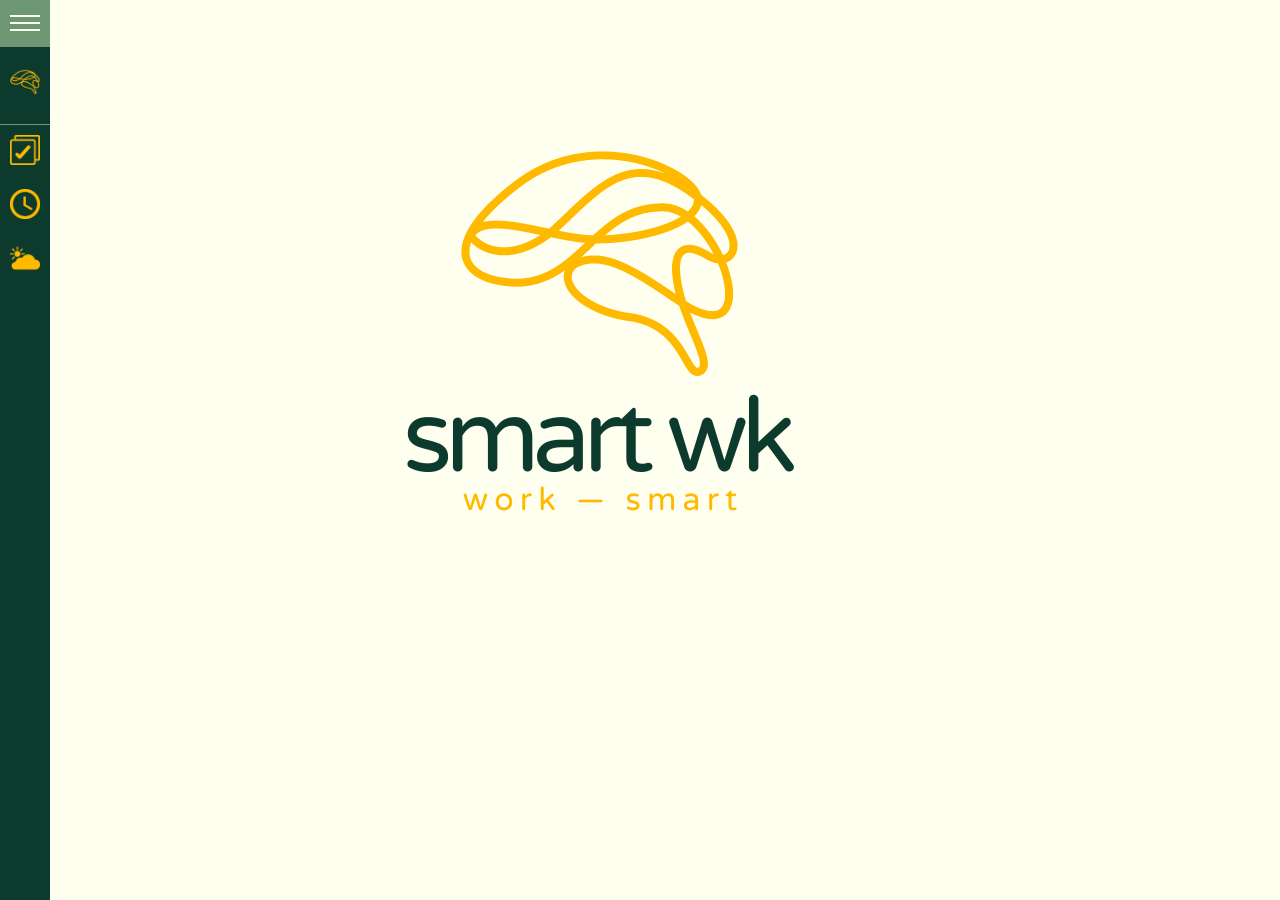
<file: index.html>
<!DOCTYPE html>
<html lang="en">
<head>
    <meta charset="UTF-8">
    <meta http-equiv="X-UA-Compatible" content="IE=edge">
    <meta name="viewport" content="width=device-width, initial-scale=1.0">
    <title>Smart WK</title>
    <link rel="stylesheet" href="css/menu.css">
    <link rel="stylesheet" href="css/home.css">
</head>
<body>
    <div id="sidemenu" class="menu-collapsed">
        <!--Encabezado-->
        <div id="header">
            <div id="title"><span>Smart WK</span></div>
            <div id="menu-btn">
                <div class="btn-hamburger"></div>
                <div class="btn-hamburger"></div>
                <div class="btn-hamburger"></div>
            </div>
        </div>
        <!--Perfil-->
        <div id="profile">
            <div id="photo">
                <a href="home.html">
                  <img src="img/smart wk.png" alt="logo">  
                </a>
                <div id="name">
                    <span>work - smart</span>
                </div>
            </div>
        </div>
        <!--Items-->
        <div id="menu-items">
            <div class="item">
                <a href="todo.html">
                    <div class="icon"><img src="img/items to do.png" alt=""></div>
                    <div class="title">To do List</div>
                </a>
            </div>
            <div class="item">
                <a href="pomodoro.html">
                    <div class="icon"><img src="img/item reloj.png" alt=""></div>
                    <div class="title">Pomodoro Timer</div>
                </a>
            </div>
            <div class="item">
                <a href="clima.html">
                    <div class="icon"><img src="img/item clima.png" alt=""></div>
                    <div class="title">Weather</div>
                </a>
            </div>
    
        </div>
    </div>
    <div id="main-container"> 

        <div class="logo">
            <img src="img/smart wk logo.png" alt="">
        </div>
        <div>
            
        </div>
   
    </div>

    <script src="assets/jquery-3.6.1.min.js"></script>
    <script src="js/menu.js"></script>
</body>
</html>
</file>
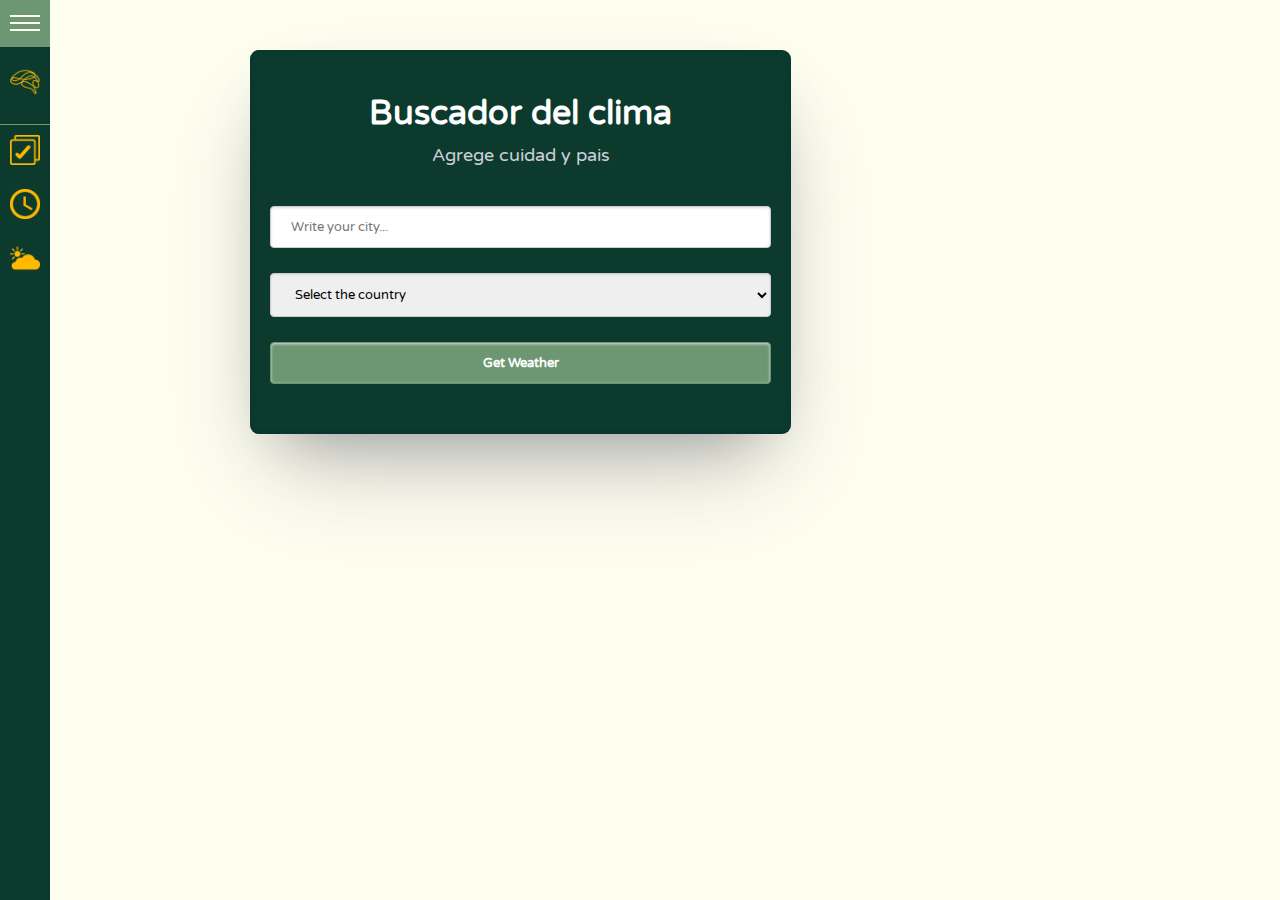
<file: clima.html>
<!DOCTYPE html>
<html lang="en">

<head>
    <meta charset="UTF-8">
    <meta http-equiv="X-UA-Compatible" content="IE=edge">
    <meta name="viewport" content="width=device-width, initial-scale=1.0">
    <title>Smart WK</title>
    <link rel="stylesheet" href="css/menu.css">
    <link rel="stylesheet" href="css/clima.css">
</head>

<body>
    <div id="sidemenu" class="menu-collapsed">
        <!--Encabezado-->
        <div id="header">
            <div id="title"><span>Smart WK</span></div>
            <div id="menu-btn">
                <div class="btn-hamburger"></div>
                <div class="btn-hamburger"></div>
                <div class="btn-hamburger"></div>
            </div>
        </div>
        <!--Perfil-->
        <div id="profile">
            <div id="photo">
                <a href="home.html">
                    <img src="img/smart wk.png" alt="logo">
                </a>
                <div id="name">
                    <span>work - smart</span>
                </div>
            </div>
        </div>
        <!--Items-->
        <div id="menu-items">
            <div class="item">
                <a href="todo.html">
                    <div class="icon"><img src="img/items to do.png" alt=""></div>
                    <div class="title">To do List</div>
                </a>
            </div>
            <div class="item">
                <a href="pomodoro.html">
                    <div class="icon"><img src="img/item reloj.png" alt=""></div>
                    <div class="title">Pomodoro Timer</div>
                </a>
            </div>
            <div class="item">
                <a href="clima.html">
                    <div class="icon"><img src="img/item clima.png" alt=""></div>
                    <div class="title">Weather</div>
                </a>
            </div>
        
        </div>
    </div>
    <div id="main-container">
        <section class="weather-content">
            <h1>Buscador del clima</h1>
            <div class="result">
                <p>Agrege cuidad y pais</p>
                <!-- <h5>Clima en Bogota</h5>
                <img src="" alt="">
                <h2>28°C</h2>
                <p>Max: 29°C</p>
                <p>Min: 27°C</p> -->
            </div>
            <form action="" method="POST" class="get-weather">
                <input type="text" name="city" id="city" placeholder="Write your city...">
                <select name="" id="country">
                    <option disabled selected value="">Select the country</option>
                    <option value="AR">Argentina</option>
                    <option value="CO">Colombia</option>
                    <option value="CR">Costa Rica</option>
                    <option value="ES">España</option>
                    <option value="US">Estados Unidos</option>
                    <option value="MX">México</option>
                    <option value="PE">Perú</option>
                </select>
                <input type="submit" name="" id="" value="Get Weather">
            </form>
        </section>
    </div>

    <script src="assets/jquery-3.6.1.min.js"></script>
    <script src="js/menu.js"></script>
    <script src="js/clima.js"></script>
</body>

</html>
</file>
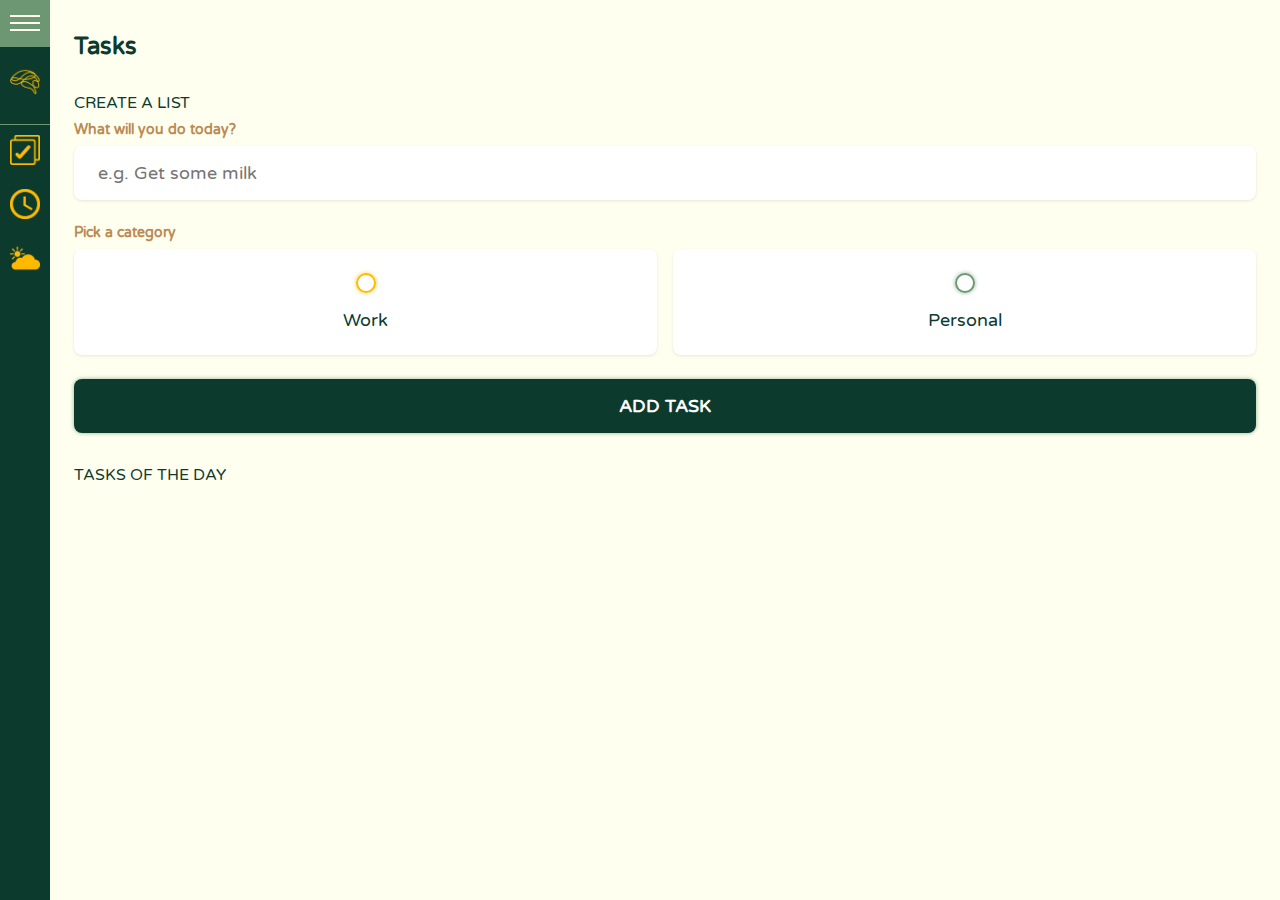
<file: todo.html>
<!DOCTYPE html>
<html lang="en">
<head>
    <meta charset="UTF-8">
    <meta http-equiv="X-UA-Compatible" content="IE=edge">
    <meta name="viewport" content="width=device-width, initial-scale=1.0">
    <title>Smart WK</title>
    <link rel="stylesheet" href="css/menu.css">
    <link rel="stylesheet" href="css/todo.css">
</head>
<body>
    <div id="sidemenu" class="menu-collapsed">
        <!--Encabezado-->
        <div id="header">
            <div id="title"><span>Smart WK</span></div>
            <div id="menu-btn">
                <div class="btn-hamburger"></div>
                <div class="btn-hamburger"></div>
                <div class="btn-hamburger"></div>
            </div>
        </div>
        <!--Perfil-->
        <div id="profile">
            <div id="photo">
                <a href="home.html">
                  <img src="img/smart wk.png" alt="logo">  
                </a>
                <div id="name">
                    <span>work - smart</span>
                </div>
            </div>
        </div>
        <!--Items-->
        <div id="menu-items">
            <div class="item">
                <a href="todo.html">
                    <div class="icon"><img src="img/items to do.png" alt=""></div>
                    <div class="title">To do List</div>
                </a>
            </div>
            <div class="item">
                <a href="pomodoro.html">
                    <div class="icon"><img src="img/item reloj.png" alt=""></div>
                    <div class="title">Pomodoro Timer</div>
                </a>
            </div>
            <div class="item">
                <a href="clima.html">
                    <div class="icon"><img src="img/item clima.png" alt=""></div>
                    <div class="title">Weather</div>
                </a>
            </div>
 
        </div>
    </div>
    <div id="main-container">
        <main class="app">
            <!-- Greeting -->
            <section class="greeting">
                <h2 class="title">
                    Tasks
                </h2>
            </section>
            <!-- End of Greeting -->
            
            <!-- New Todo -->
            <section class="create-todo">
                <h3>CREATE A LIST</h3>
                <form id="new-todo-form">
                    <h4>What will you do today?</h4>
                    <input 
                        type="text" 
                        placeholder="e.g. Get some milk"
                        name="content"
                        id="content" />
                    
                    <h4>Pick a category</h4>
                    <div class="options">
                        <label>
                            <input type="radio" name="category" id="category1" value="business" /> 
                            <span class="bubble business"></span>
                            <div>Work</div>
                        </label>
                        <label>
                            <input type="radio" name="category" id="category2" value="personal" />
                            <span class="bubble personal"></span>
                            <div>Personal</div>
                        </label>
                    </div>
    
                    <input type="submit" value="Add task" />
                </form>
            </section>
            <!-- End of New Todo -->
    
            <!-- Todo List -->
            <section class="todo-list">
                <h3>TASKS OF THE DAY</h3>
                <div class="list" id="todo-list"></div>
            </section>
            <!-- End of Todo List -->
    
        </main>
    </div>


    <script src="assets/jquery-3.6.1.min.js"></script>
    <script src="js/menu.js"></script>
    <script src="js/todo.js"></script>
</body>
</html>
</file>
<file: css/menu.css>
@import url('https://fonts.googleapis.com/css2?family=Varela+Round&display=swap');

:root{
    --width: 300px;
    --padding: 10px;
    --bgcolor: #0C3B2E;
    --hovercolor: #6D9773;
    --width-collapsed: 50px;
}

body{
    background-color: #FFFFF0;
    font-family: 'Varela Round', sans-serif;
    font-size: 18px;
    padding: 0;
    margin: 0;
    margin-left: var(--width-collapsed);
}

.body-expanded{
    margin-left: var(--width);
}


#main-container{
    color: black;
}

#sidemenu{
    background-color: var(--bgcolor);
    color: #FFFFF0;
    position: fixed;
    height: 100%;
    left: 0;
    top: 0;
}

#sidemenu a{
    color: #FFFFF0;
    text-decoration: none;
}

/* Encabezado */

#sidemenu #header{
    box-sizing: border-box;
    border-bottom: solid 1px var(--hovercolor);
}

#sidemenu #header #title{
    box-sizing: border-box;
    overflow: hidden;
    font-size: 40px;
}

#sidemenu #header #title, #sidemenu #header #menu-btn{
    vertical-align: middle;
}

#sidemenu #header #menu-btn{
    display: inline-block;
}

#sidemenu #header #menu-btn{
    cursor: pointer;
    padding: 10px;
    width: var(--width-collapsed);
    box-sizing: border-box;
}

#sidemenu #header #menu-btn:hover{
    background-color: var(--hovercolor);
}

#sidemenu #header #menu-btn .btn-hamburger{
    background-color: #FFFFF0;
    width: 100%;
    height: 2px;
    margin: 5px 0;
}

/* Perfil */

#sidemenu #profile{
    border-bottom: solid 1px var(--hovercolor);
    padding: var(--padding) 0;
    text-align: center;
}

#sidemenu #profile #photo{
    box-sizing: border-box;
    padding: var(--padding);
    margin: 0 auto;
}

#sidemenu #profile #photo img{
    width: 60%;
}

#sidemenu #profile #photo, #sidemenu #profile #name{
    font-size: 24px;
    padding: var(--padding) 0;
    overflow: hidden; 
}

/* Items */

#sidemenu #menu-items{
    overflow: hidden;
}

#sidemenu #menu-items .item{
    width: var(--width);
}

#sidemenu #menu-items .item .icon{
    display: inline-block;
}

#sidemenu #menu-items .item .icon,
#sidemenu #menu-items .item .title{
    font-size: 14px;
    vertical-align: middle;
    overflow: hidden;
    display: inline-block;
}

#sidemenu #menu-items .item a{
    display: block;
}

#sidemenu #menu-items .item a:hover{
    background-color: var(--hovercolor);
}

#sidemenu #menu-items .item .icon{
    box-sizing: border-box;
    padding: var(--padding);
    width: var(--width-collapsed);
}

#sidemenu #menu-items .item .icon img{
    width: 100%;
}

#sidemenu #menu-items .item .title{
    padding: var(--padding) 0;
}

.menu-expanded{
    width: var(--width);
}

.menu-expanded #header #title{
    display: inline-block;
    width: calc(100% - 50px);
    margin-right: -5px;
    padding: var(--padding);
}

.menu-expanded #header #title span{
    width: calc(var(--width) - var(--width-collapsed) - 5px);
    overflow: hidden;
    display: inline-block;
}

.menu-expanded #profile #photo{
    width: 200px;
}

.menu-expanded #profile #name{
    width: 100%;
}

.menu-collapsed{
    width: var(--width-collapsed);
}

.menu-collapsed #header #title{
    width: 0;
    height: 0;
    padding: 0;
    margin: 0;
}

.menu-collapsed #profile #name{
    display: none;
}

.menu-collapsed .item{
    width: 100px;
}
</file>
<file: css/home.css>
.logo{
    margin-left: 300px;
    margin-top: 100px;
}
</file>
<file: css/clima.css>
@import url('https://fonts.googleapis.com/css2?family=Varela+Round&display=swap');
body{
    font-family: 'Varela Round', sans-serif;
}
.weather-content {
    box-shadow: rgba(50, 50, 93, 0.25) 0px 50px 100px -20px, rgba(0, 0, 0, 0.3) 0px 30px 60px -30px, rgba(10, 37, 64, 0.35) 0px -2px 6px 0px inset;
    max-width: 501px;
    text-align: center;
    padding: 20px 20px 50px;
    margin-top: 50px;
    margin-left: 200px;
    background-color: #0C3B2E;
    border-radius: 9px;
}
.weather-content h1{
    font-size: 34px;
    margin-bottom: 10px;
    color: #FFF;
}
.weather-content p{
    color: #cfcfd9;
}
.result{
    margin-bottom: 8%;
}
.result p{
    margin: 5px 0 5px;
}
.result h2{
    font-size: 70px;
    line-height: 70px;
    margin: -10px 0 10px;
    color: #fff;
}
.result h5{
    font-size: 21px;
    margin: 2px;
    color: #fff;
}
form {
    display: flex;
    flex-direction: column;
}
form input[type="text"], form input[type="submit"], form select{
    width: 100%;
    margin: 0px 0 25px;
    display: inline-block;
    border: 1px solid #ccc;
    box-shadow: inset 0 1px 3px #ddd;
    border-radius: 4px;
    -webkit-box-sizing: border-box;
    -moz-box-sizing: border-box;
    box-sizing: border-box;
    padding-left: 20px;
    padding-right: 20px;
    padding-top: 12px;
    padding-bottom: 12px;
    font-family: 'Varela Round', sans-serif;
}
form input[type="submit"]{
    width: 100%;
    margin: 0 auto;
    cursor: pointer;
    background-color: #6D9773;
    border: 1px solid #6D9773;
    color: #fff;
    font-weight: 600;
    transition: width 1s;
}
form input[type="submit"]:hover{
    width: 50%;
}
.alert-message {
    margin: 24px 0 0;
    color: red!important;
}
</file>
<file: css/todo.css>
@import url('https://fonts.googleapis.com/css2?family=Varela+Round&display=swap');
:root {
	--primary: #6D9773;
	--business: #FFBA00;
	--personal: var(--primary);
	--light: #FFFFF0;
	--grey: #BB8A52;
	--dark: #0C3B2E;
	--danger: #ff5b57;

	--shadow: 0 1px 3px rgba(0, 0, 0, 0.1);

	--business-glow: 0px 0px 4px rgba(255, 186, 0, 0.75);
	--personal-glow: 0px 0px 4px rgba(109, 151, 115, 0.75);
}
/* End of Variables */

/* Resets */
* {
	margin: 0;
	padding: 0;
	box-sizing: border-box;
	font-family: 'Varela Round', sans-serif;
}

input:not([type="radio"]):not([type="checkbox"]), button {
	appearance: none;
	border: none;
	outline: none;
	background: none;
	cursor: initial;
}
/* End of Resets */

body {
	background: var(--light);
	color: var(--dark);
}

section {
	margin-top: 2rem;
	margin-bottom: 2rem;
	padding-left: 1.5rem;
	padding-right: 1.5rem;
}

h3 {
	color: var(--dark);
	font-size: 1rem;
	font-weight: 400;
	margin-bottom: 0.5rem;
}

h4 {
	color: var(--grey);
	font-size: 0.875rem;
	font-weight: 700;
	margin-bottom: 0.5rem;
}

.greeting .title {
	display: flex;
}

.greeting .title input {
	margin-left: 0.5rem;
	flex: 1 1 0%;
	min-width: 0;
}

.greeting .title, 
.greeting .title input {
	color: var(--dark);
	font-size: 1.5rem;
	font-weight: 700;
}

.create-todo input[type="text"] {
	display: block;
	width: 100%;
	font-size: 1.125rem;
	padding: 1rem 1.5rem;
	color: var(--dark);
	background-color: #FFF;
	border-radius: 0.5rem;
	box-shadow: var(--shadow);
	margin-bottom: 1.5rem;
}

.create-todo .options {
	display: grid;
	grid-template-columns: repeat(2, 1fr);
	grid-gap: 1rem;
	margin-bottom: 1.5rem;
}

.create-todo .options label {
	display: flex;
	flex-direction: column;
	align-items: center;
	justify-content: center;
	background-color: #FFF;
	padding: 1.5rem;
	box-shadow: var(--shadow);
	border-radius: 0.5rem;
	cursor: pointer;
}

input[type="radio"],
input[type="checkbox"] {
	display: none;
}

.bubble {
	display: flex;
	align-items: center;
	justify-content: center;
	width: 20px;
	height: 20px;
	border-radius: 999px;
	border: 2px solid var(--business);
	box-shadow: var(--business-glow);
}

.bubble.personal {
	border-color: var(--personal);
	box-shadow: var(--personal-glow);
}

.bubble::after {
	content: '';
	display: block;
	opacity: 0;
	width: 0px;
	height: 0px;
	background-color: var(--business);
	box-shadow: var(--business-glow);
	border-radius: 999px;
	transition: 0.2s ease-in-out;
}

.bubble.personal::after {
	background-color: var(--personal);
	box-shadow: var(--personal-glow);
}

input:checked ~ .bubble::after {
	width: 10px;
	height: 10px;
	opacity: 1;
}

.create-todo .options label div {
	color: var(--dark);
	font-size: 1.125rem;
	margin-top: 1rem;
}

.create-todo input[type="submit"] {
	display: block;
	width: 100%;
	font-size: 1.125rem;
	padding: 1rem 1.5rem;
	color: #FFF;
	font-weight: 700;
	text-transform: uppercase;
	background-color: var(--dark);
	box-shadow: var(--personal-glow);
	border-radius: 0.5rem;
	cursor: pointer;
	transition: 0.2s ease-out;
}

.create-todo input[type="submit"]:hover {
	opacity: 0.75;
}

.todo-list .list {
	margin: 1rem 0;
}

.todo-list .todo-item {
	display: flex;
	align-items: center;
	background-color: #FFF;
	padding: 1rem;
	border-radius: 0.5rem;
	box-shadow: var(--shadow);
	margin-bottom: 1rem;
}

.todo-item label {
	display: block;
	margin-right: 1rem;
	cursor: pointer;
}

.todo-item .todo-content {
	flex: 1 1 0%;
}

.todo-item .todo-content input {
	color: var(--dark);
	font-size: 1.125rem;
}

.todo-item .actions {
	display: flex;
	align-items: center;
}

.todo-item .actions button {
	display: block;
	padding: 0.5rem;
	border-radius: 0.25rem;
	color: #FFF;
	cursor: pointer;
	transition: 0.2s ease-in-out;
}

.todo-item .actions button:hover {
	opacity: 0.75;
}

.todo-item .actions .edit {
	margin-right: 0.5rem;
	background-color: var(--primary);
}

.todo-item .actions .delete {
	background-color: var(--danger);
}

.todo-item.done .todo-content input {
	text-decoration: line-through;
	color: var(--grey);
}
</file>
